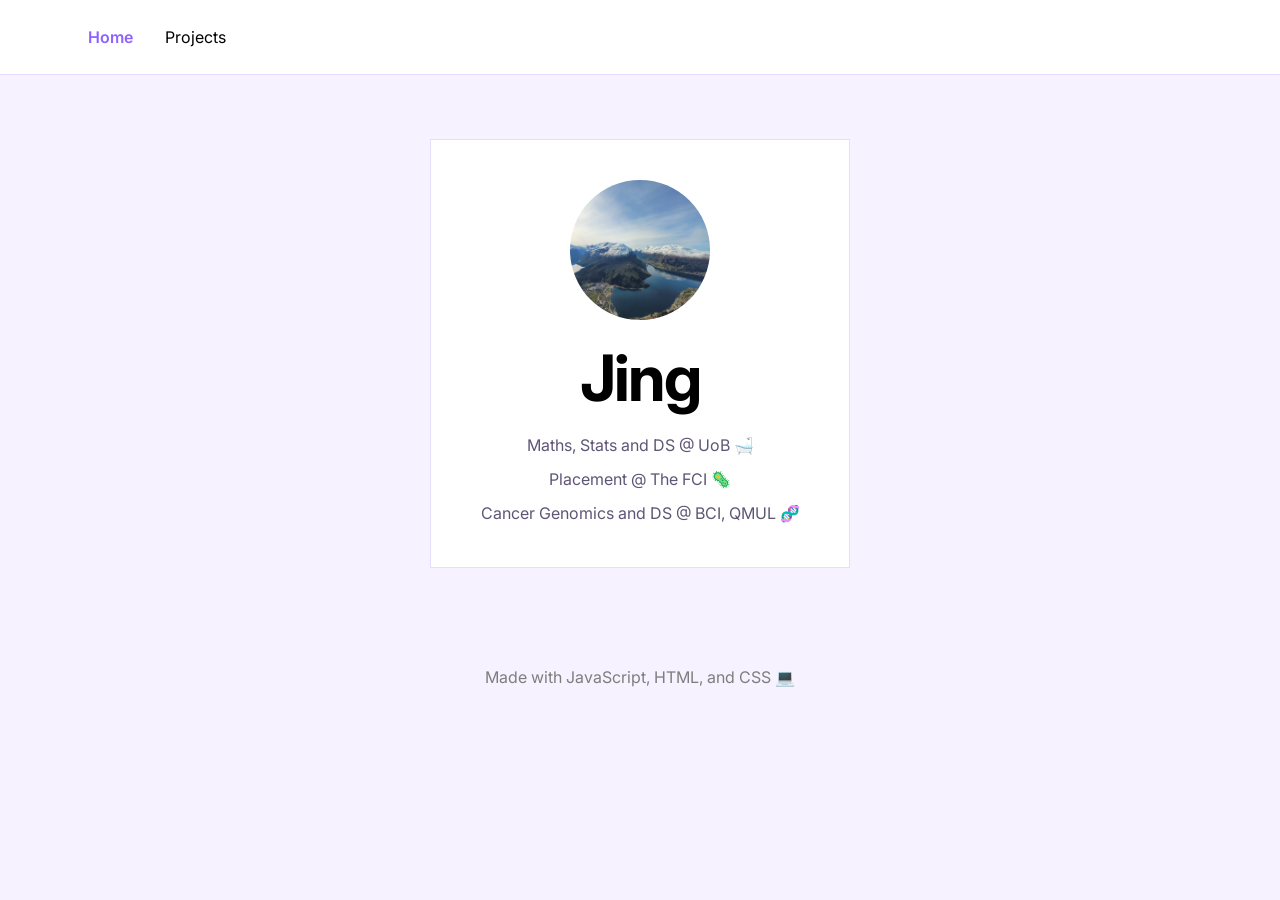
<file: index.html>
<!doctype html>
<html lang="en">
  <head>
    <meta charset="UTF-8" />
    <meta name="viewport" content="width=device-width, initial-scale=1.0" />
    <title>Jing | Portfolio</title>
    <meta name="description" content="Portfolio site for Jing." />
    <link rel="stylesheet" href="styles.css" />
  </head>
  <body>
    <div id="shared-header"></div>

    <main>
      <section class="hero container home-hero">
        <div class="profile-card">
          <img
            class="profile-photo"
            src="./static/profile.jpeg"
            alt="Jing profile"
          />
          <div>
            <h1>Jing</h1>
            <p class="about-line">Maths, Stats and DS @ UoB 🛁</p>
            <p class="about-line">Placement @ The FCI 🦠</p>
            <p class="about-line">Cancer Genomics and DS @ BCI, QMUL 🧬</p>
          </div>
        </div>
      </section>
    </main>

    <footer class="site-footer container">
      <p>Made with JavaScript, HTML, and CSS 💻</p>
    </footer>

    <script src="script.js"></script>
  </body>
</html>
</file>
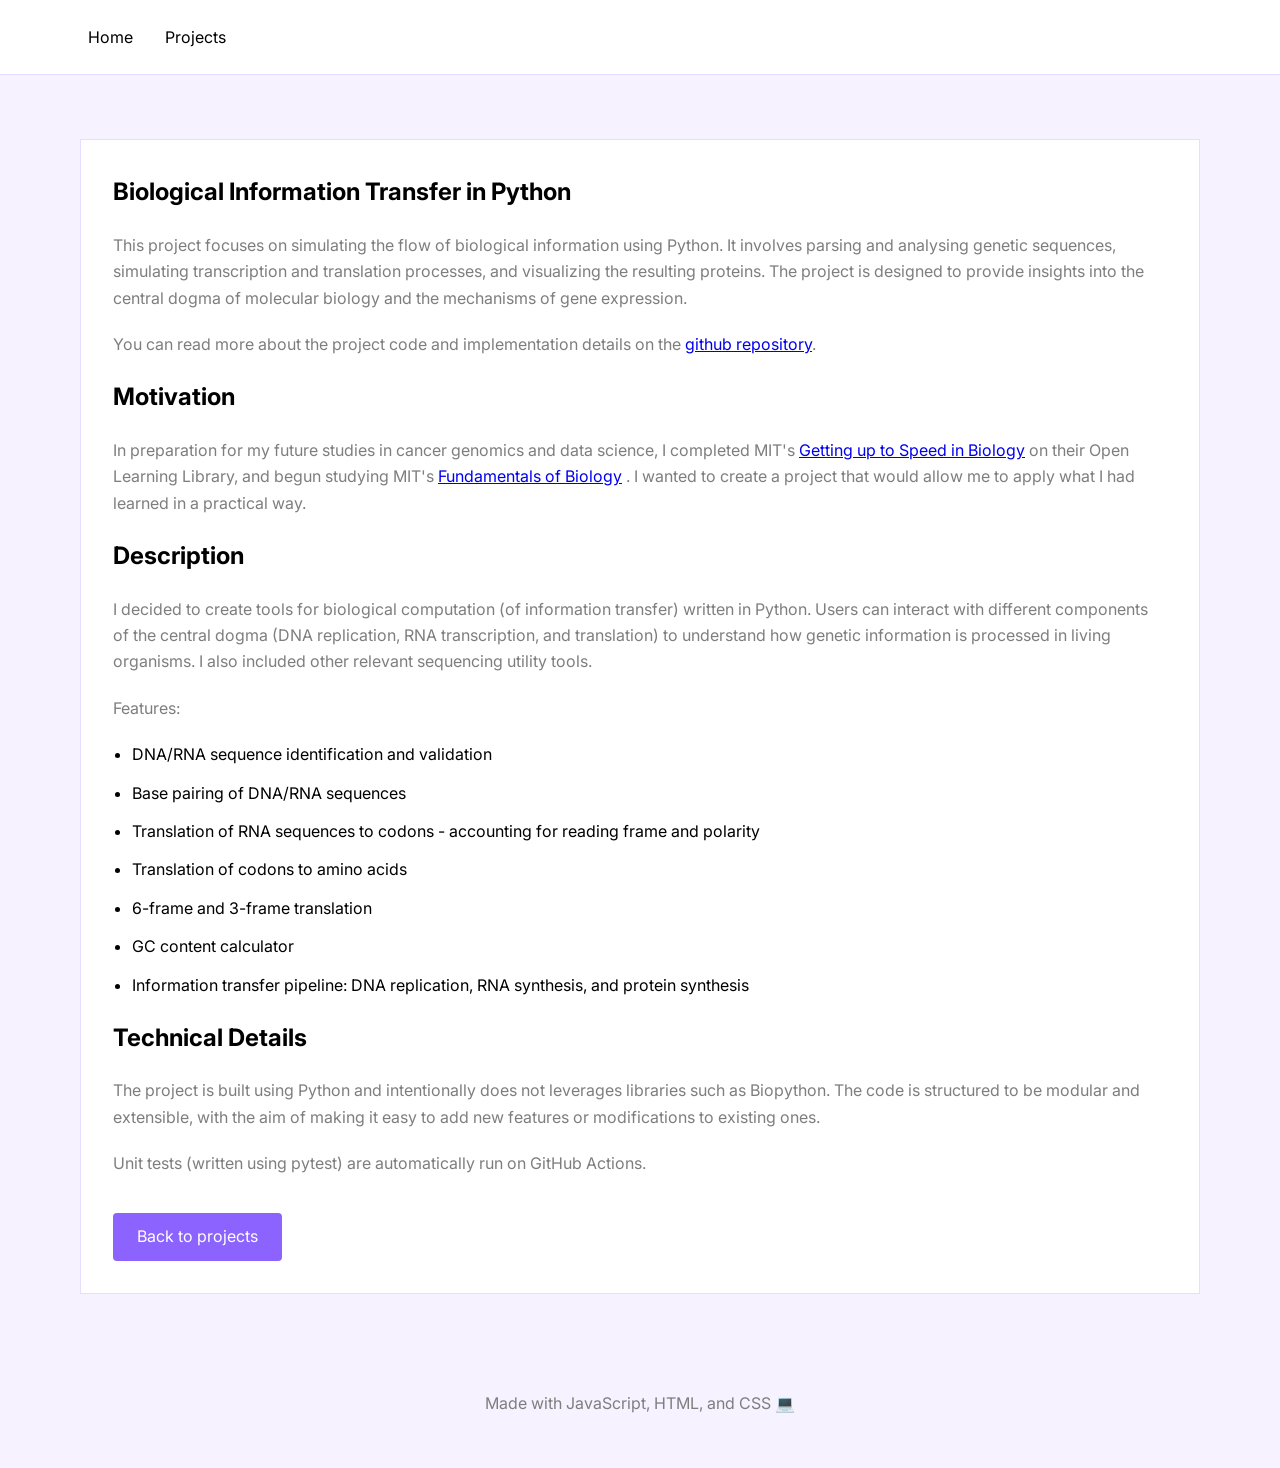
<file: project-bio.html>
<!doctype html>
<html lang="en">
  <head>
    <meta charset="UTF-8" />
    <meta name="viewport" content="width=device-width, initial-scale=1.0" />
    <title>Jing | Biological Information Transfer in Python</title>
    <meta
      name="description"
      content="Project detail page for Biological Information Transfer in Python."
    />
    <link rel="stylesheet" href="styles.css" />
  </head>
  <body>
    <div id="shared-header"></div>

    <main class="project-page container">
      <article class="project-detail">
        <h1>Biological Information Transfer in Python</h1>
        <p>
          This project focuses on simulating the flow of biological information
          using Python. It involves parsing and analysing genetic sequences,
          simulating transcription and translation processes, and visualizing
          the resulting proteins. The project is designed to provide insights
          into the central dogma of molecular biology and the mechanisms of gene
          expression.</p>

        <p>
          You can read more about the project code and implementation details on the
          <a href="https://github.com/jiingjing/Biological-Information-Transfer"
            >github repository</a
          >.
        </p>
        <h2>Motivation</h2>
        <p>
          In preparation for my future studies in cancer genomics and data
          science, I completed MIT's
          <a
            href="https://openlearninglibrary.mit.edu/courses/course-v1:OCW+Pre-7.01+1T2020/about"
            target="_blank"
            >Getting up to Speed in Biology</a
          >
          on their Open Learning Library, and begun studying MIT's
          <a
            href="https://ocw.mit.edu/courses/7-01sc-fundamentals-of-biology-fall-2011/"
            target="_blank"
            >Fundamentals of Biology</a
          >
          . I wanted to create a project that would allow me to apply what I had
          learned in a practical way.
        </p>
        <h2>Description</h2>
        <p>
          I decided to create tools for biological computation (of information
          transfer) written in Python. Users can interact with different
          components of the central dogma (DNA replication, RNA transcription,
          and translation) to understand how genetic information is processed in
          living organisms. I also included other relevant sequencing utility
          tools.
        </p>
        <p>
          Features:
            <ul class="detail-list">
                <li>DNA/RNA sequence identification and validation</li>
                <li>Base pairing of DNA/RNA sequences</li>
                <li>Translation of RNA sequences to codons - accounting for reading frame and polarity</li>
                <li>Translation of codons to amino acids</li>
                <li>6-frame and 3-frame translation</li>
                <li>GC content calculator</li>
                <li>Information transfer pipeline: DNA replication, RNA synthesis, and protein synthesis</li>
            </ul>
        </p>
        <h2>Technical Details</h2>
        <p>
          The project is built using Python and intentionally does not leverages libraries such as
          Biopython. The code is structured to be modular and extensible, with the aim of making
          it easy to add new features or modifications to existing ones.
        </p>
        <p>Unit tests (written using pytest) are automatically run on GitHub Actions.</p>

        <a class="button" href="projects.html">Back to projects</a>
      </article>
    </main>

    <footer class="site-footer container">
      <p>Made with JavaScript, HTML, and CSS 💻</p>
    </footer>

    <script src="script.js"></script>
  </body>
</html>
</file>
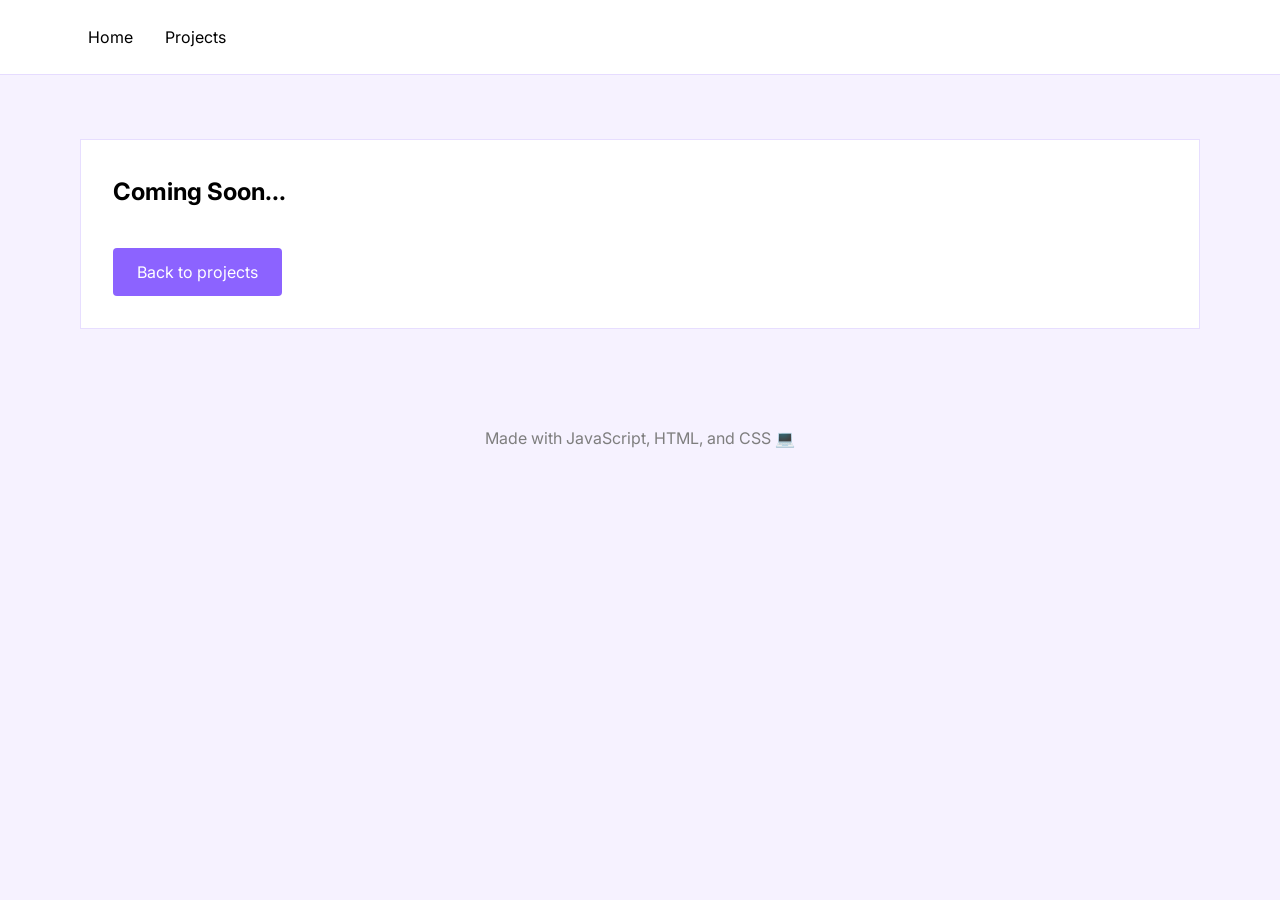
<file: project-coming-soon.html>
<!doctype html>
<html lang="en">
  <head>
    <meta charset="UTF-8" />
    <meta name="viewport" content="width=device-width, initial-scale=1.0" />
    <title>Jing | Coming Soon</title>
    <meta name="description" content="Project detail page coming soon." />
    <link rel="stylesheet" href="styles.css" />
  </head>
  <body>
    <div id="shared-header"></div>

    <main class="project-page container">
      <article class="project-detail">
        <h1>Coming Soon...</h1>
        <a class="button" href="projects.html">Back to projects</a>
      </article>
    </main>

    <footer class="site-footer container">
      <p>Made with JavaScript, HTML, and CSS 💻</p>
    </footer>

    <script src="script.js"></script>
  </body>
</html>
</file>
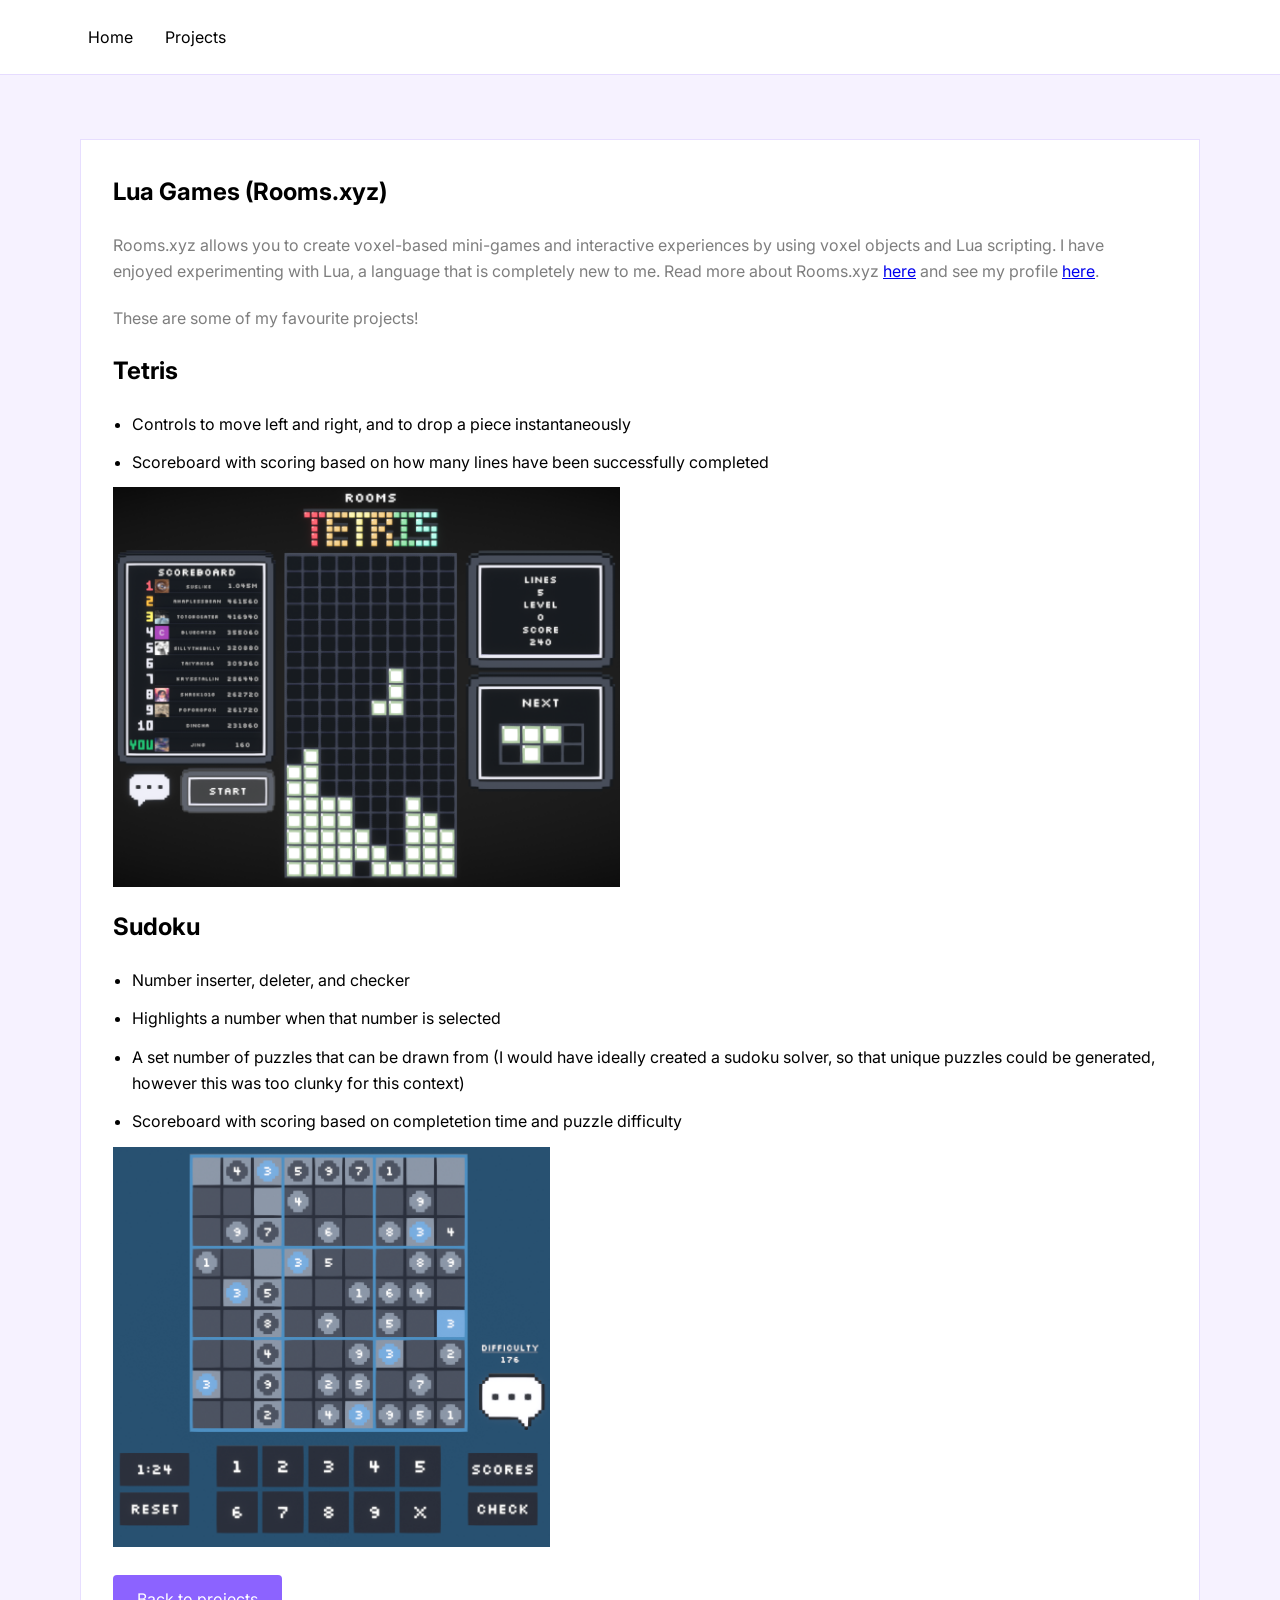
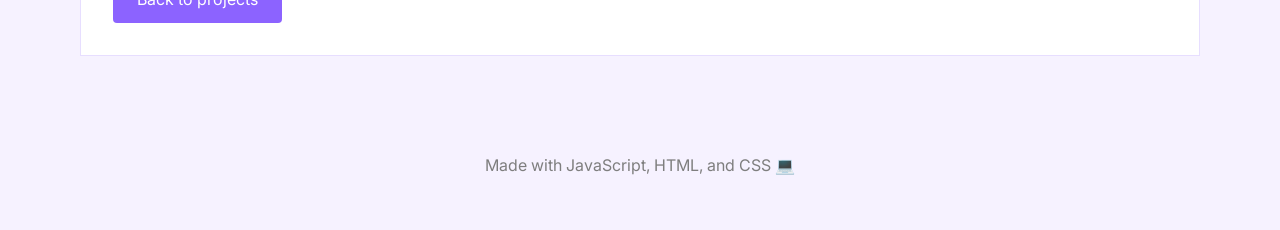
<file: project-lua.html>
<!doctype html>
<html lang="en">
  <head>
    <meta charset="UTF-8" />
    <meta name="viewport" content="width=device-width, initial-scale=1.0" />
    <title>Jing | Lua Games (Rooms.xyz)</title>
    <meta
      name="description"
      content="Project detail page for Lua Games (Rooms.xyz)."
    />
    <link rel="stylesheet" href="styles.css" />
  </head>
  <body>
    <div id="shared-header"></div>

    <main class="project-page container">
      <article class="project-detail">
        <h1>Lua Games (Rooms.xyz)</h1>
        <p>
          Rooms.xyz allows you to create voxel-based mini-games and interactive
          experiences by using voxel objects and Lua scripting. I have enjoyed
          experimenting with Lua, a language that is completely new to me. Read
          more about Rooms.xyz
          <a
            href="https://medium.com/@btco_code/programming-in-rooms-xyz-part-1-cb498b2b4301"
            >here</a
          >
          and see my profile <a href="https://rooms.xyz/jing">here</a>.
        </p>
        <p>These are some of my favourite projects!</p>
        <h2>
          <a
            href="https://rooms.xyz/jing/rooms-tetris?utm_source=profile"
            class="no-color-link"
            >Tetris</a
          >
        </h2>
        <ul class="detail-list">
          <li>
            Controls to move left and right, and to drop a piece instantaneously
          </li>
          <li>
            Scoreboard with scoring based on how many lines have been
            successfully completed
          </li>
        </ul>
        <img
          class="project-photo-lua"
          src="./static/tetris.png"
          alt="Tetris game screenshot"
        />
        <h2>
          <a
            href="https://rooms.xyz/jing/sudoku?utm_source=profile"
            class="no-color-link"
            >Sudoku</a
          >
        </h2>
        <ul class="detail-list">
          <li>Number inserter, deleter, and checker</li>
          <li>Highlights a number when that number is selected</li>
          <li>
            A set number of puzzles that can be drawn from (I would have ideally
            created a sudoku solver, so that unique puzzles could be generated,
            however this was too clunky for this context)
          </li>
          <li>
            Scoreboard with scoring based on completetion time and puzzle
            difficulty
          </li>
        </ul>
        <img
          class="project-photo-lua"
          src="./static/sudoku.png"
          alt="Sudoku game screenshot"
        />
        <a class="button" href="projects.html">Back to projects</a>
      </article>
    </main>

    <footer class="site-footer container">
      <p>Made with JavaScript, HTML, and CSS 💻</p>
    </footer>

    <script src="script.js"></script>
  </body>
</html>
</file>
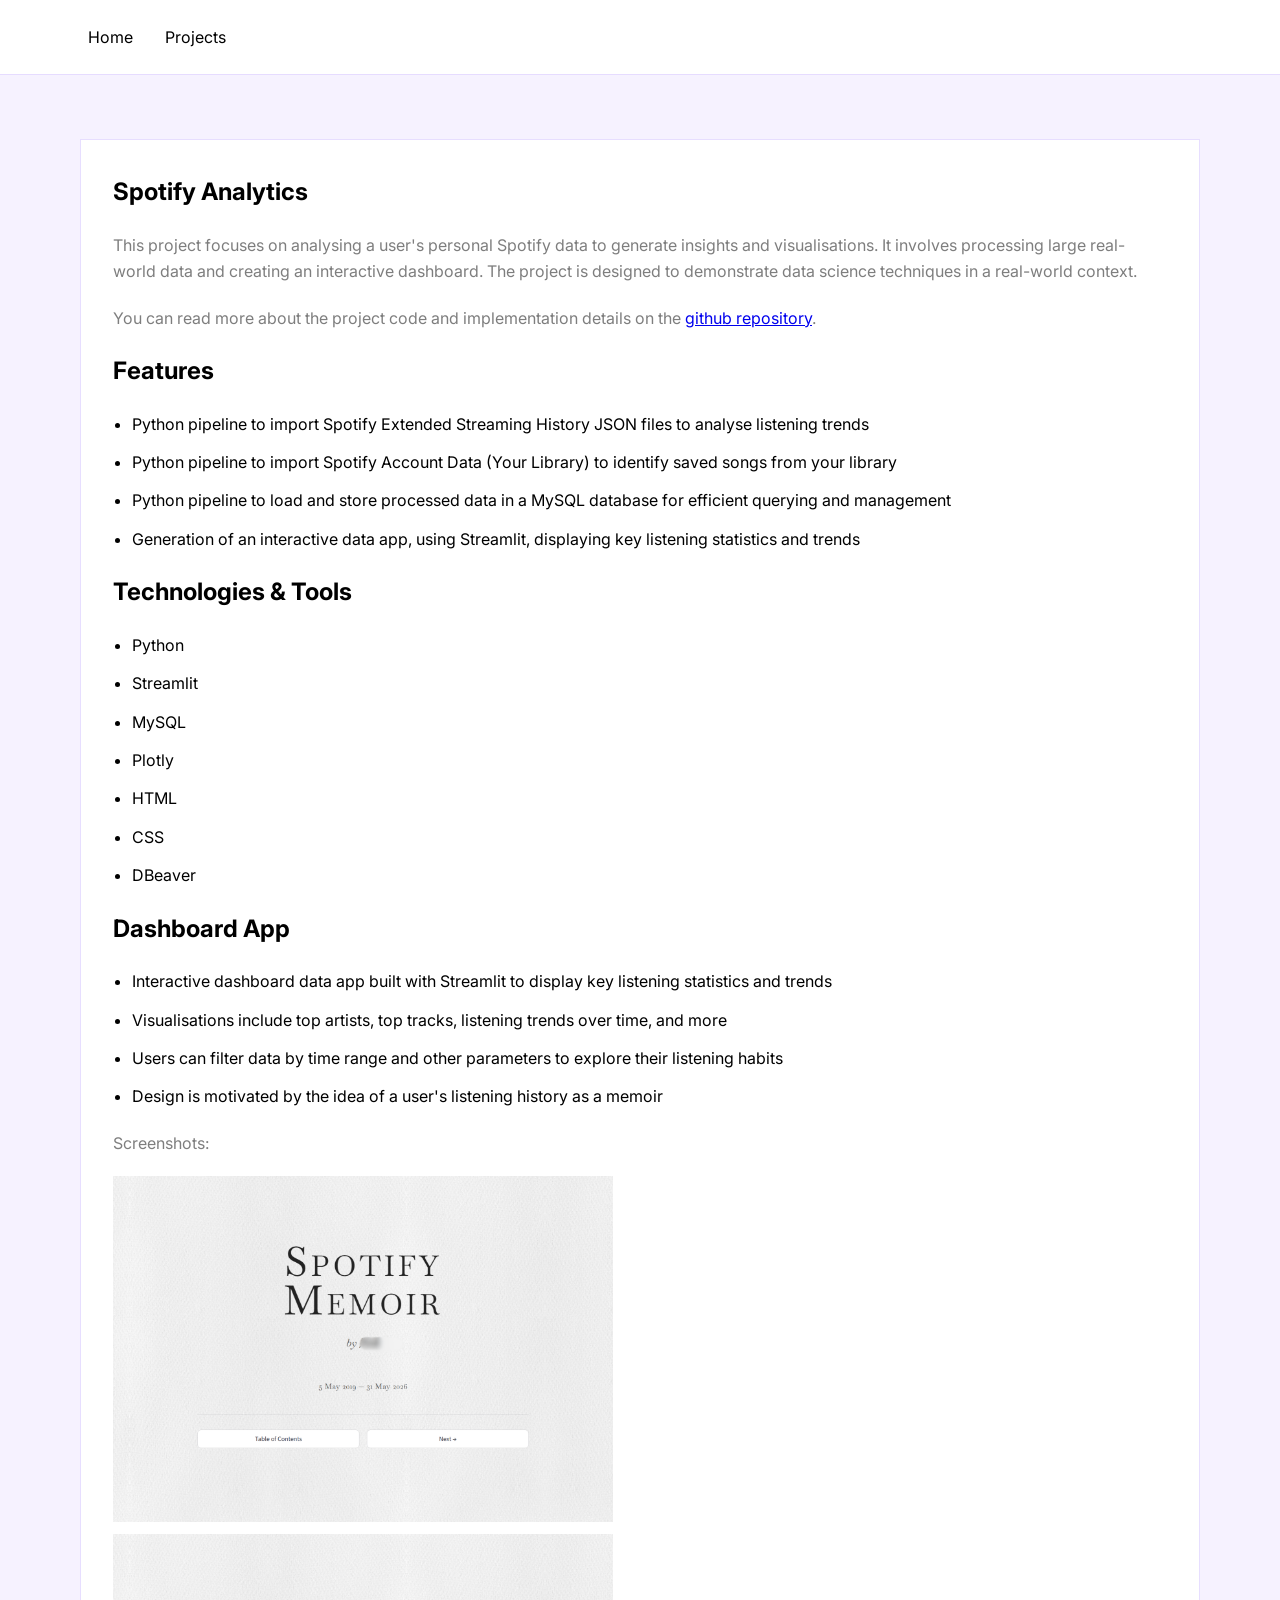
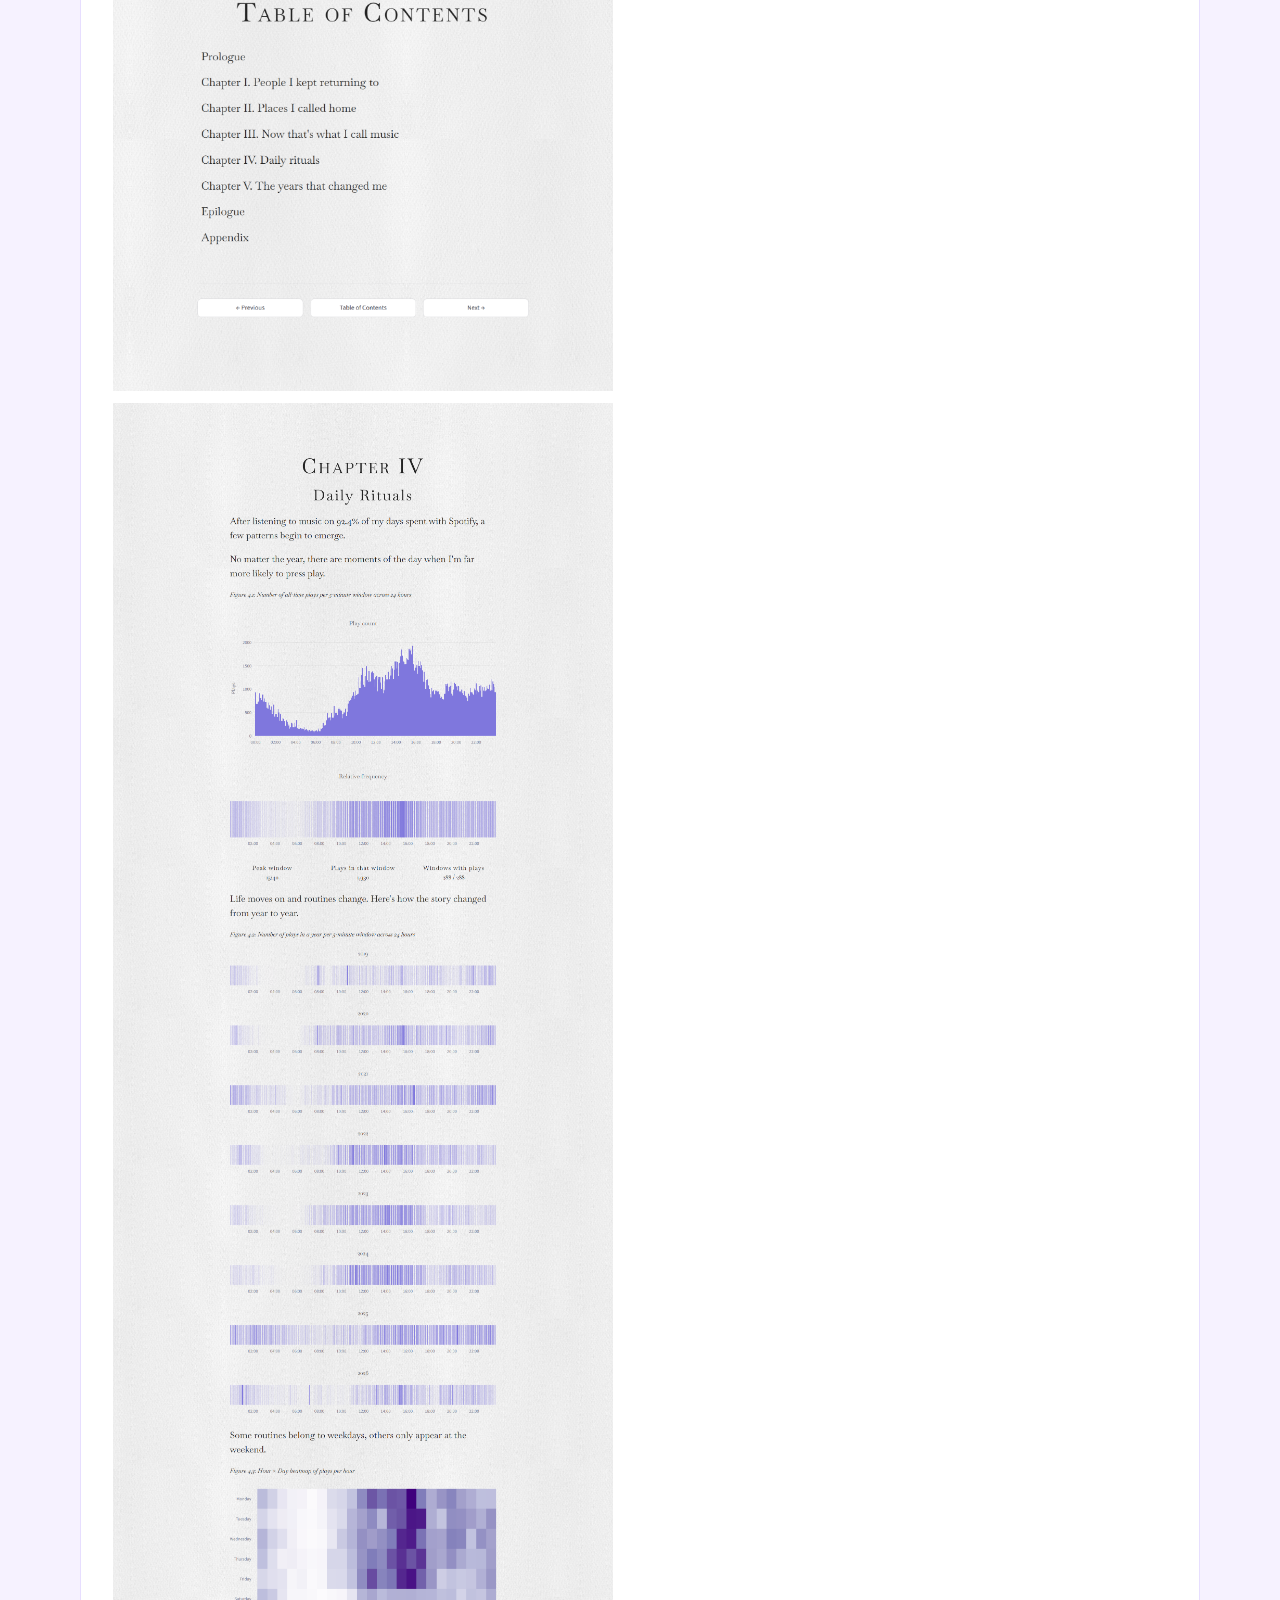
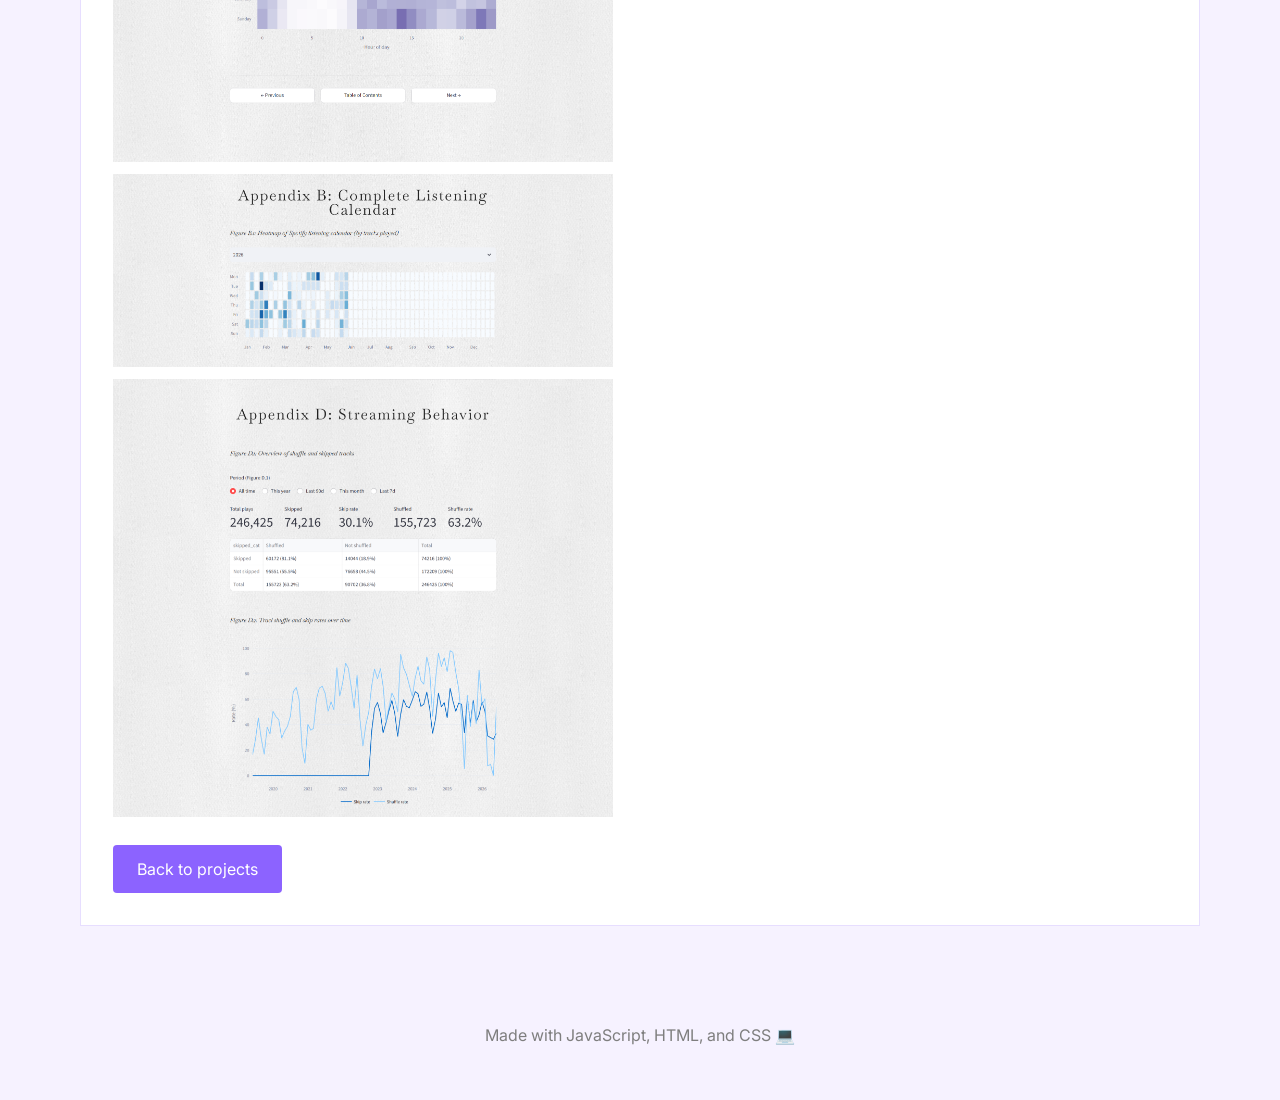
<file: project-spotify.html>
<!doctype html>
<html lang="en">
  <head>
    <meta charset="UTF-8" />
    <meta name="viewport" content="width=device-width, initial-scale=1.0" />
    <title>Jing | Spotify Analytics</title>
    <meta
      name="description"
      content="Project detail page for Spotify Analytics."
    />
    <link rel="stylesheet" href="styles.css" />
  </head>
  <body>
    <div id="shared-header"></div>

    <main class="project-page container">
      <article class="project-detail">
        <h1>Spotify Analytics</h1>
        <p>
          This project focuses on analysing a user's personal Spotify data to generate insights and visualisations. It involves processing large real-world data and creating an interactive dashboard. The project is designed to demonstrate data science techniques in a real-world context. </p>
        <p>
          You can read more about the project code and implementation details on the
          <a href="https://github.com/jiingjing/Spotify-Noted"
            >github repository</a
          >.
        </p>

        <h2>Features</h2>
        <p>
            <ul class="detail-list">
                <li>Python pipeline to import Spotify Extended Streaming History JSON files to analyse listening trends</li>
                <li>Python pipeline to import Spotify Account Data (Your Library) to identify saved songs from your library</li>
                <li>Python pipeline to load and store processed data in a MySQL database for efficient querying and management</li>
                <li>Generation of an interactive data app, using Streamlit, displaying key listening statistics and trends</li>
            </ul>
        </p>
        <h2>Technologies & Tools</h2>
        <p>
            <ul class="detail-list">
                <li>Python</li>
                <li>Streamlit</li>
                <li>MySQL</li>
                <li>Plotly</li>
                <li>HTML</li>
                <li>CSS</li>
                <li>DBeaver</li>
            </ul>
        </p>
        <h2>Dashboard App</h2>
        <p>
            <ul class="detail-list">
                <li>Interactive dashboard data app built with Streamlit to display key listening statistics and trends</li>
                <li>Visualisations include top artists, top tracks, listening trends over time, and more</li>
                <li>Users can filter data by time range and other parameters to explore their listening habits</li>
                <li>Design is motivated by the idea of a user's listening history as a memoir</li>
            </ul>
        </p>
        <p>Screenshots:</p>
        <img
          class="project-photo-spotify"
          src="./static/spotify-home.png"
          alt="Spotify dashboard screenshot of Home page"
        />
        <img
          class="project-photo-spotify"
          src="./static/spotify-toc.png"
          alt="Spotify dashboard screenshot of Table of Contents page"
        />
        <img
          class="project-photo-spotify"
          src="./static/spotify-chapter-4.png"
          alt="Spotify dashboard screenshot of Chapter IV page"
        />
        <img
          class="project-photo-spotify"
          src="./static/spotify-appendix-b.png"
          alt="Spotify dashboard screenshot of Appendix B page"
        />
        <img
          class="project-photo-spotify"
          src="./static/spotify-appendix-d.png"
          alt="Spotify dashboard screenshot of Appendix D page"
        />

        <a class="button" href="projects.html">Back to projects</a>
      </article>
    </main>

    <footer class="site-footer container">
      <p>Made with JavaScript, HTML, and CSS 💻</p>
    </footer>

    <script src="script.js"></script>
  </body>
</html>
</file>
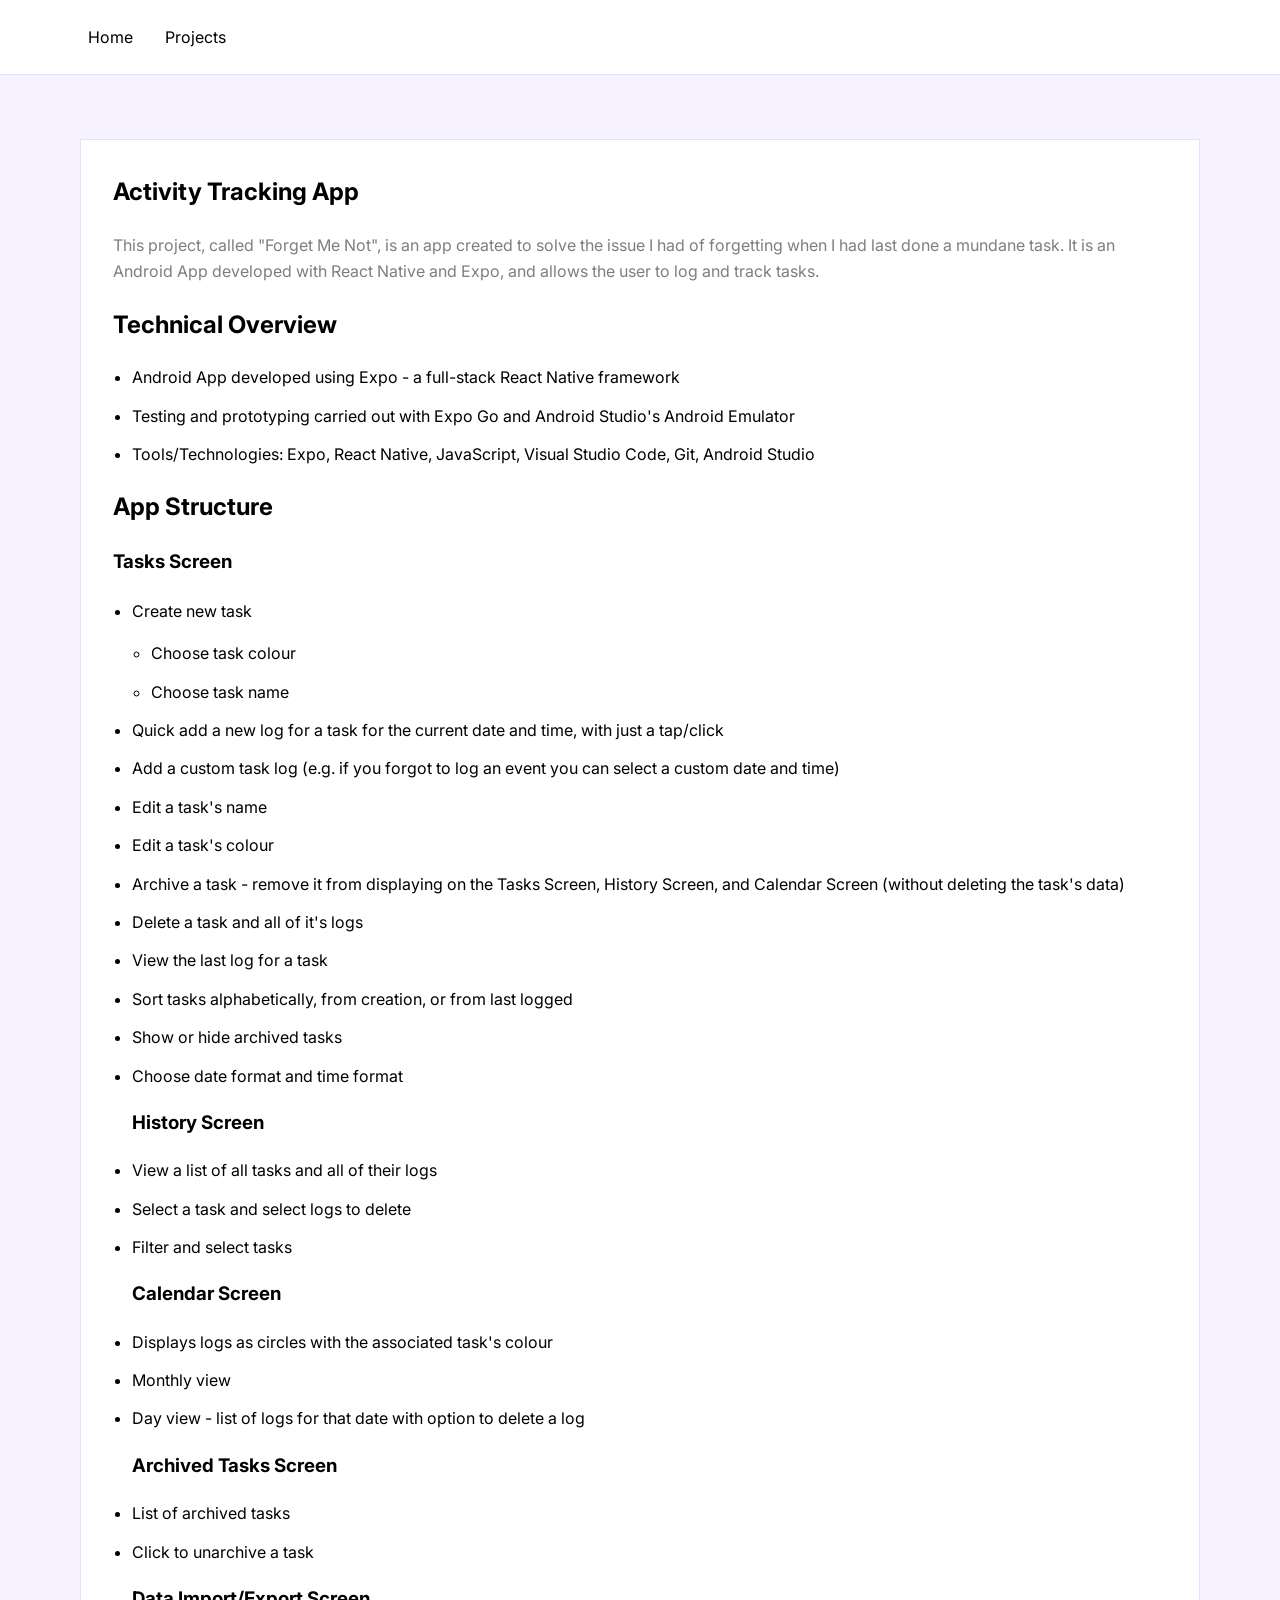
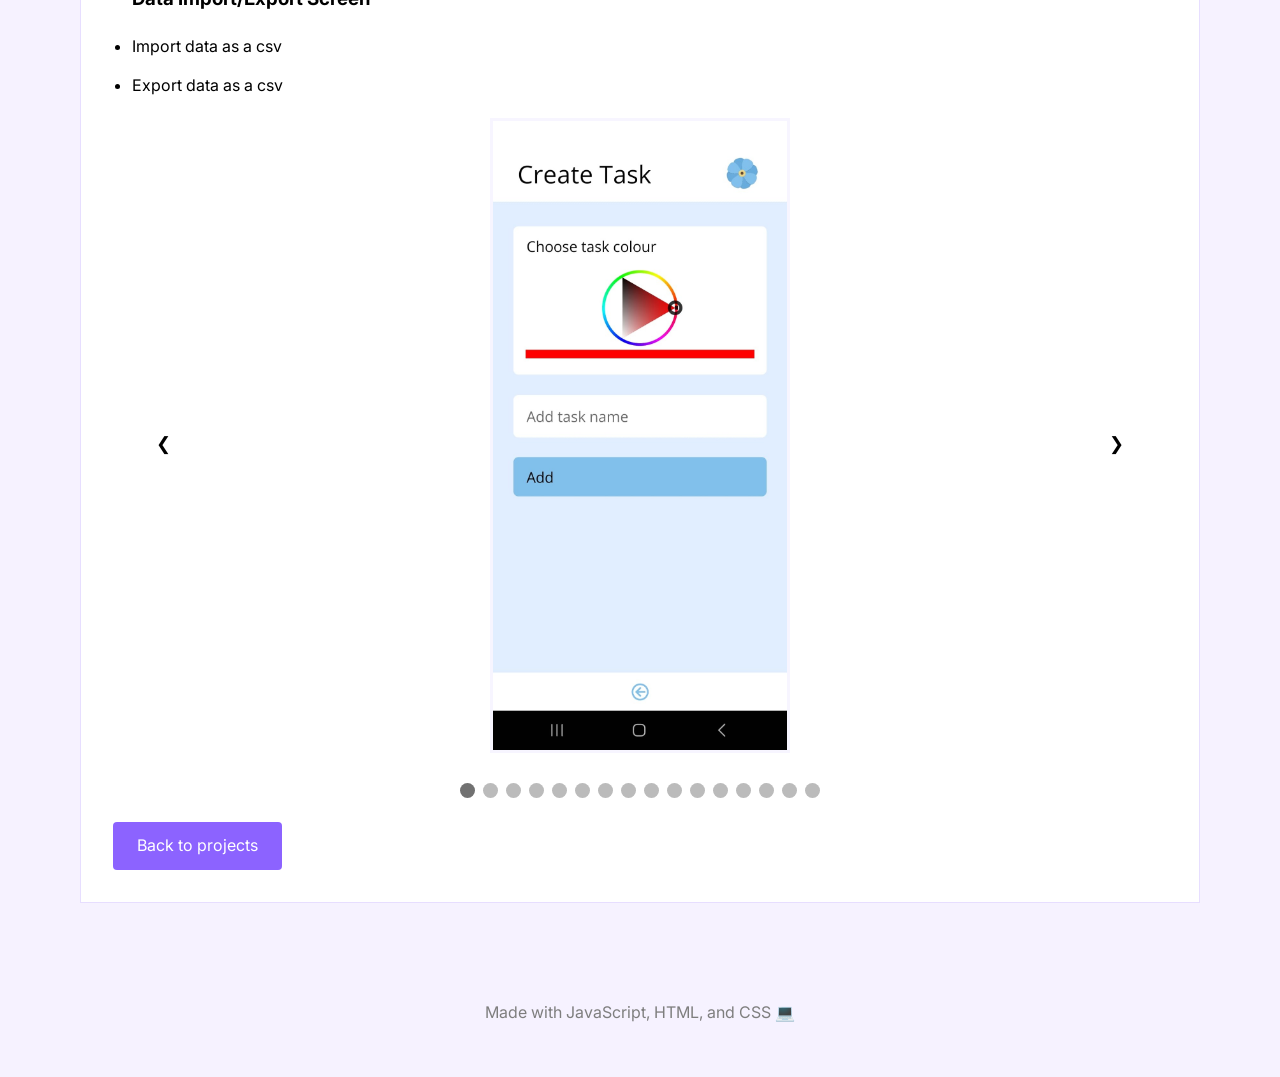
<file: project-tracking.html>
<!doctype html>
<html lang="en">
  <head>
    <meta charset="UTF-8" />
    <meta name="viewport" content="width=device-width, initial-scale=1.0" />
    <title>Jing | Activity Tracking App</title>
    <meta
      name="description"
      content="Project detail page for Activity Tracking App."
    />
    <link rel="stylesheet" href="styles.css" />
  </head>
  <body>
    <div id="shared-header"></div>

    <main class="project-page container">
      <article class="project-detail">
        <h1>Activity Tracking App</h1>
        <p>
          This project, called "Forget Me Not", is an app created to solve the issue I had of forgetting when I had last done a mundane task. It is an Android App developed with React Native and Expo, and allows the user to log and track tasks. 
        </p>

        <h2>Technical Overview</h2>
        <p>
            <ul class="detail-list">
                <li>Android App developed using Expo - a full-stack React Native framework</li>
                <li>Testing and prototyping carried out with Expo Go and Android Studio's Android Emulator</li>
                <li>Tools/Technologies: Expo, React Native, JavaScript, Visual Studio Code, Git, Android Studio</li>
            </ul>
        </p>
        <h2>App Structure</h2>
        <h3>Tasks Screen</h3> 
        <p>
            <ul class="detail-list">
                <li>Create new task</li>
                    <ul class="detail-list">
                        <li>Choose task colour</li>
                        <li>Choose task name</li>
                    </ul>
                <li>Quick add a new log for a task for the current date and time, with just a tap/click</li>
                <li>Add a custom task log (e.g. if you forgot to log an event you can select a custom date and time)</li>
                <li>Edit a task's name</li>
                <li>Edit a task's colour</li>
                <li>Archive a task - remove it from displaying on the Tasks Screen, History Screen, and Calendar Screen (without deleting the task's data)</li>
                <li>Delete a task and all of it's logs</li>
                <li>View the last log for a task</li>
                <li>Sort tasks alphabetically, from creation, or from last logged</li>
                <li>Show or hide archived tasks</li>
                <li>Choose date format and time format </li>
                <h3>History Screen</h3>
                <li>View a list of all tasks and all of their logs</li>
                <li>Select a task and select logs to delete</li>
                <li>Filter and select tasks </li>
                <h3>Calendar Screen</h3>
                <li>Displays logs as circles with the associated task's colour</li>
                <li>Monthly view</li>
                <li>Day view - list of logs for that date with option to delete a log</li>
                <h3>Archived Tasks Screen</h3>
                <li>List of archived tasks</li>
                <li>Click to unarchive a task</li>
                <h3>Data Import/Export Screen</h3>
                <li>Import data as a csv </li>
                <li>Export data as a csv</li>
            </ul>
        </p>

        <!-- Slideshow container -->
        <div class="slideshow-container">

            <!-- Images -->
            <div class="mySlides">
                <img class="project-photo-tracking" src="static/forget-me-not/create-task.jpeg">
            </div>

            <div class="mySlides">
                <img class="project-photo-tracking" src="static/forget-me-not/task-page.jpeg">
            </div>

            <div class="mySlides">
                <img class="project-photo-tracking" src="static/forget-me-not/task-page-task-options.jpeg">
            </div>

            <div class="mySlides">
                <img class="project-photo-tracking" src="static/forget-me-not/task-page-custom-date.jpeg">
            </div>

            <div class="mySlides">
                <img class="project-photo-tracking" src="static/forget-me-not/task-page-sort.jpeg">
            </div>

            <div class="mySlides">
                <img class="project-photo-tracking" src="static/forget-me-not/date-time-settings.jpeg">
            </div>

            <div class="mySlides">
                <img class="project-photo-tracking" src="static/forget-me-not/history-page.jpeg">
            </div>

            <div class="mySlides">
                <img class="project-photo-tracking" src="static/forget-me-not/history-page-search.jpeg">
            </div>

            <div class="mySlides">
                <img class="project-photo-tracking" src="static/forget-me-not/history-page-selected-tasks.jpeg">
            </div>

            <div class="mySlides">
                <img class="project-photo-tracking" src="static/forget-me-not/history-page-task.jpeg">
            </div>

            <div class="mySlides">
                <img class="project-photo-tracking" src="static/forget-me-not/calendar-page.jpeg">
            </div>

            <div class="mySlides">
                <img class="project-photo-tracking" src="static/forget-me-not/calendar-page-date.jpeg">
            </div>

            <div class="mySlides">
                <img class="project-photo-tracking" src="static/forget-me-not/history-page-task.jpeg">
            </div>

            <div class="mySlides">
                <img class="project-photo-tracking" src="static/forget-me-not/side-bar.jpeg">
            </div>

            <div class="mySlides">
                <img class="project-photo-tracking" src="static/forget-me-not/archive-page.jpeg">
            </div>

            <div class="mySlides">
                <img class="project-photo-tracking" src="static/forget-me-not/data.jpeg">
            </div>

            <!-- Next and previous buttons -->
            <a class="prev" onclick="plusSlides(-1)">&#10094;</a>
            <a class="next" onclick="plusSlides(1)">&#10095;</a>
            </div>
            <br>

            <!-- The dots/circles -->
            <div style="text-align:center">
            <span class="dot" onclick="currentSlide(1)"></span>
            <span class="dot" onclick="currentSlide(2)"></span>
            <span class="dot" onclick="currentSlide(3)"></span>
            <span class="dot" onclick="currentSlide(4)"></span>
            <span class="dot" onclick="currentSlide(5)"></span> 
            <span class="dot" onclick="currentSlide(6)"></span>
            <span class="dot" onclick="currentSlide(7)"></span>
            <span class="dot" onclick="currentSlide(8)"></span>
            <span class="dot" onclick="currentSlide(9)"></span>
            <span class="dot" onclick="currentSlide(10)"></span>
            <span class="dot" onclick="currentSlide(11)"></span>
            <span class="dot" onclick="currentSlide(12)"></span>
            <span class="dot" onclick="currentSlide(13)"></span>
            <span class="dot" onclick="currentSlide(14)"></span>
            <span class="dot" onclick="currentSlide(15)"></span>
            <span class="dot" onclick="currentSlide(16)"></span>
        </div>

        <a class="button" href="projects.html">Back to projects</a>
      </article>
    </main>

    <footer class="site-footer container">
      <p>Made with JavaScript, HTML, and CSS 💻</p>
    </footer>

    <script src="script.js"></script>
  </body>
</html>
</file>
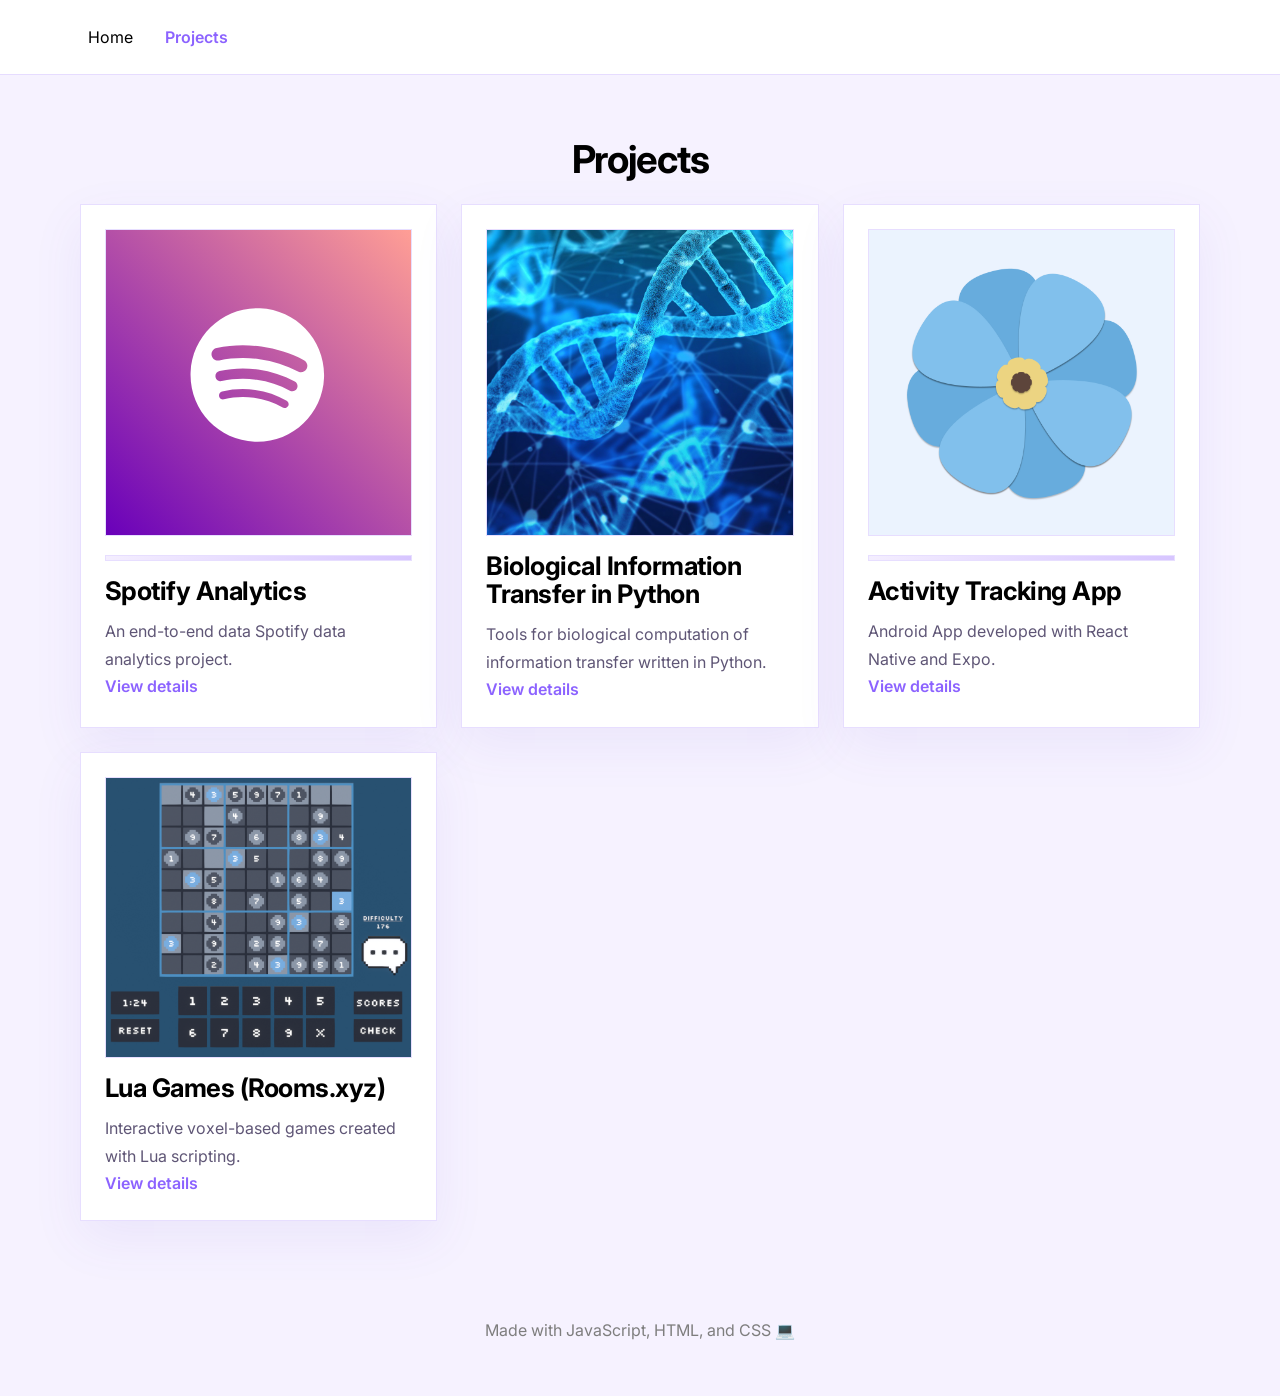
<file: projects.html>
<!doctype html>
<html lang="en">
  <head>
    <meta charset="UTF-8" />
    <meta name="viewport" content="width=device-width, initial-scale=1.0" />
    <title>Jing | Projects</title>
    <meta name="description" content="Projects page for Jing's portfolio." />
    <link rel="stylesheet" href="styles.css" />
  </head>
  <body>
    <div id="shared-header"></div>

    <main>
      <section class="projects-hero container">
        <div class="section-header">
          <h2>Projects</h2>
        </div>
        <div class="grid project-grid">
          <article class="project-card">
            <img
              class="project-thumbnail"
              src="./static/spotify.svg"
              alt="Spotify logo"
            />
            <div class="project-thumbnail"></div>
            <div>
              <h3>Spotify Analytics</h3>
              <p>An end-to-end data Spotify data analytics project.</p>
              <a href="project-spotify.html">View details</a>
            </div>
          </article>
          <article class="project-card">
            <img
              class="project-thumbnail"
              src="./static/dna.jpg"
              alt="Image of DNA strands"
            />
            <div>
              <h3>Biological Information Transfer in Python</h3>
              <p>
                Tools for biological computation of information transfer written
                in Python.
              </p>
              <a href="project-bio.html">View details</a>
            </div>
          </article>
          <article class="project-card">
            <img
              class="project-thumbnail"
              src="./static/forget-me-not.png"
              alt="Forget Me Not logo"
            />
            <div class="project-thumbnail"></div>
            <div>
              <h3>Activity Tracking App</h3>
              <p>Android App developed with React Native and Expo.</p>
              <a href="project-tracking.html">View details</a>
            </div>
          </article>
          <article class="project-card">
            <img
              class="project-thumbnail"
              src="./static/sudoku.png"
              alt="Sudoku game screenshot"
            />
            <div>
              <h3>Lua Games (Rooms.xyz)</h3>
              <p>Interactive voxel-based games created with Lua scripting.</p>
              <a href="project-lua.html">View details</a>
            </div>
          </article>
        </div>
      </section>
    </main>

    <footer class="site-footer container">
      <p>Made with JavaScript, HTML, and CSS 💻</p>
    </footer>

    <script src="script.js"></script>
  </body>
</html>
</file>
<file: styles.css>
@import url("https://fonts.googleapis.com/css2?family=Inter:wght@400;500;600;700&display=swap");

:root {
  color-scheme: light;
  font-family:
    "Inter",
    system-ui,
    -apple-system,
    BlinkMacSystemFont,
    "Segoe UI",
    sans-serif;
  font-size: 16px;
  line-height: 1.65;
  background: #f6f2ff;
  color: #1f1b33;
  accent-color: #8c63ff;
}

html {
  scroll-behavior: smooth;
}

* {
  box-sizing: border-box;
}

body {
  margin: 0;
  min-height: 100vh;
  color: #000000;
  font-synthesis: none;
}

p {
  margin: 0 0 1.25rem;
  color: #7e7e7e;
}

img {
  display: block;
  max-width: 100%;
}

.container {
  width: min(1120px, calc(100% - 2rem));
  margin: 0 auto;
}

.site-header {
  padding: 1rem 0;
  background: #fff;
  border-bottom: 1px solid #e6dcff;
}

.header-inner {
  display: flex;
  justify-content: space-between;
  gap: 1rem;
  align-items: center;
}

.nav-links {
  display: flex;
  gap: 1rem;
}

.nav-links a {
  color: #000000;
  text-decoration: none;
  padding: 0.5rem;
}

.nav-links a[aria-current="page"] {
  color: #8c63ff;
  font-weight: 600;
}

.home-hero,
.projects-hero,
.project-page {
  padding: 4rem 0;
}

.home-hero {
  display: flex;
  justify-content: center;
}

.profile-card {
  display: grid;
  grid-template-columns: auto;
  justify-items: center;
  gap: 1.5rem;
  align-items: center;
  padding: 2.5rem;
  background: #fff;
  border: 1px solid #e7deff;
  text-align: center;
  max-width: 420px;
  width: min(100%, 420px);
}

.profile-card div {
  display: grid;
  gap: 0.5rem;
}

.profile-photo {
  width: 140px;
  height: 140px;
  border-radius: 50%;
}

.profile-card h1 {
  margin: 0 0 0.75rem;
  font-size: clamp(3rem, 5vw, 4rem);
  letter-spacing: -0.03em;
  line-height: 1.05;
}

.about-line {
  margin: 0;
  color: #5f5676;
}

.button {
  display: inline-flex;
  align-items: center;
  justify-content: center;
  min-height: 48px;
  padding: 0 1.5rem;
  color: #fff;
  background: #8c63ff;
  border: none;
  border-radius: 0.25rem;
  text-decoration: none;
  cursor: pointer;
  margin-top: 1rem;
}

.section {
  padding: 3rem 0;
}

.section-header {
  display: flex;
  justify-content: space-between;
  align-items: baseline;
  gap: 1rem;
  margin-bottom: 1.5rem;
}

.projects-hero .section-header {
  flex-direction: column;
  justify-content: center;
  align-items: center;
  text-align: center;
}

.section-header h2,
.section-header h3 {
  margin: 0;
  font-size: clamp(1.9rem, 3vw, 2.5rem);
  line-height: 1.05;
  font-weight: 700;
  letter-spacing: -0.03em;
}

.section-header p {
  margin: 0;
  color: #6b6293;
  max-width: 42rem;
}

.project-grid {
  display: grid;
  gap: 1.5rem;
  grid-template-columns: repeat(auto-fit, minmax(280px, 1fr));
}

.project-card {
  background: #fff;
  border: 1px solid #e7deff;
  box-shadow: 0 18px 48px rgba(99, 75, 206, 0.08);
  padding: 1.5rem;
  display: grid;
  gap: 1rem;
  min-width: 0;
}

.project-card h3 {
  margin: 0;
  font-size: clamp(1.3rem, 2vw, 1.6rem);
  line-height: 1.1;
  letter-spacing: -0.02em;
  margin-bottom: 0.75rem;
}

.project-card p {
  margin: 0;
  color: #5f5676;
  font-size: 1rem;
  line-height: 1.75;
}

.project-card a {
  color: #8c63ff;
  text-decoration: none;
  font-weight: 600;
  align-self: start;
}

.project-thumbnail {
  width: 100%;

  background: linear-gradient(135deg, #f4eeff 0%, #d7c5ff 100%);
  border: 1px solid #e7deff;
}

.project-detail {
  background: #fff;
  border: 1px solid #e7deff;
  padding: 2rem;
}

.project-detail h1 {
  margin-top: 0;
}

.detail-list {
  padding-left: 1.2rem;
  margin: 1rem 0 0;
}

.detail-list li {
  margin-bottom: 0.75rem;
}

.project-photo-lua {
  height: 100%;
  max-height: 400px;
  width: auto;
  margin-bottom: 0.75rem;
  object-fit: cover;
}

.project-photo-spotify {
  width: 100%;
  max-width: 500px;
  height: auto;
  margin-bottom: 0.75rem;
  object-fit: cover;
}

.project-photo-tracking {
  width: 100%;
  max-width: 300px;
  height: auto;
  margin-bottom: 0.75rem;
  object-fit: cover;
  border: 3px solid #f7f5ff;
  display: block;
  margin: 0 auto;
}

* {
  box-sizing: border-box;
}

/* Slideshow container */
.slideshow-container {
  max-width: 1000px;
  position: relative;
  margin: auto;
}

/* Hide the images by default */
.mySlides {
  display: none;
}

/* Next & previous buttons */
.prev,
.next {
  cursor: pointer;
  position: absolute;
  top: 50%;
  width: auto;
  margin-top: -22px;
  padding: 16px;
  color: black;
  font-weight: bold;
  font-size: 18px;
  transition: 0.6s ease;
  border-radius: 0 3px 3px 0;
  user-select: none;
}

/* Position the "next button" to the right */
.next {
  right: 0;
  border-radius: 3px 0 0 3px;
}

/* On hover, add a black background color with a little bit see-through */
.prev:hover,
.next:hover {
  background-color: #bbb;
}

/* The dots/bullets/indicators */
.dot {
  cursor: pointer;
  height: 15px;
  width: 15px;
  margin: 0 2px;
  background-color: #bbb;
  border-radius: 50%;
  display: inline-block;
  transition: background-color 0.6s ease;
}

.active,
.dot:hover {
  background-color: #717171;
}

.no-color-link {
  color: inherit;
  text-decoration: none;
}

.site-footer {
  padding: 2rem 0;
  text-align: center;
  color: #7e7e7e;
}

@media (max-width: 900px) {
  .profile-card,
  .project-grid {
    grid-template-columns: 1fr;
  }
}

@media (max-width: 700px) {
  .header-inner {
    flex-direction: column;
    align-items: flex-start;
  }

  .nav-links {
    width: 100%;
    justify-content: space-between;
  }

  .project-card {
    padding: 1rem;
  }

  .section {
    padding: 2rem 0;
  }
}
</file>
